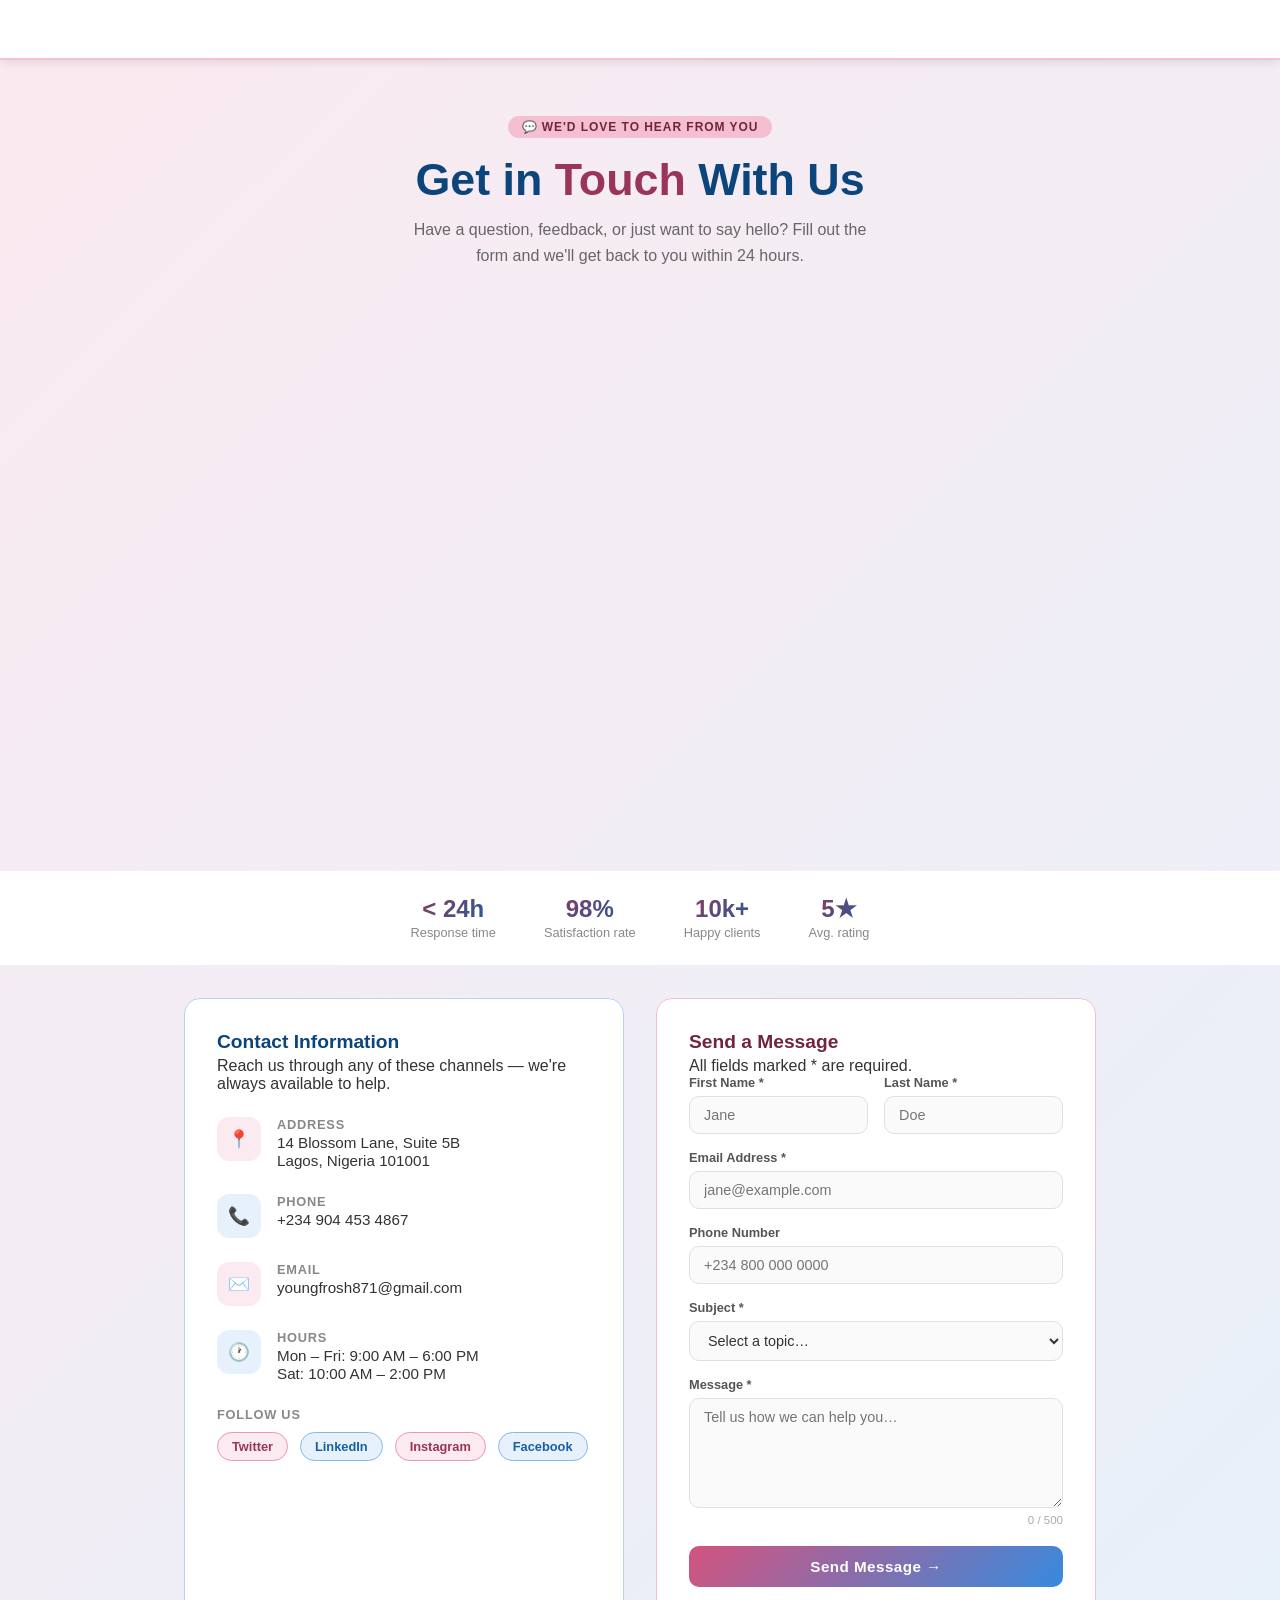
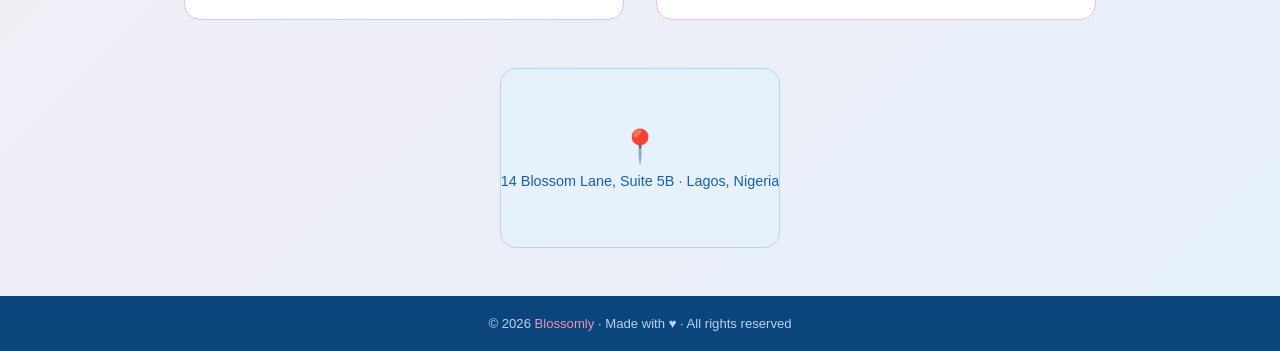
<file: contact_us.html>
<!DOCTYPE html>
<html lang="en">
<head>
  <meta charset="UTF-8" />
  <meta name="viewport" content="width=device-width, initial-scale=1.0"/>
  <title>Contact Us</title>
  <link rel="stylesheet" href="style.css">

</head>
<body>

<!-- NAV -->
<nav>
  
</nav>

<!-- HERO -->
<section class="hero">
  <div class="hero-badge">💬 We'd love to hear from you</div>
  <h1>Get in <span>Touch</span> With Us</h1>
  <p>Have a question, feedback, or just want to say hello? Fill out the form and we'll get back to you within 24 hours.</p>
</section>

<!-- STATS -->
<div class="stats-strip">
  <div class="stat"><strong>&lt; 24h</strong><span>Response time</span></div>
  <div class="stat"><strong>98%</strong><span>Satisfaction rate</span></div>
  <div class="stat"><strong>10k+</strong><span>Happy clients</span></div>
  <div class="stat"><strong>5★</strong><span>Avg. rating</span></div>
</div>

<!-- MAIN -->
<div class="main-grid">

  <!-- INFO CARD -->
  <div class="info-card">
    <div>
      <h2>Contact Information</h2>
      <p>Reach us through any of these channels — we're always available to help.</p>
    </div>
    <div class="contact-item">
      <div class="icon-box icon-pink">📍</div>
      <div class="contact-item-text">
        <strong>Address</strong>
        <span>14 Blossom Lane, Suite 5B<br>Lagos, Nigeria 101001</span>
      </div>
    </div>
    <div class="contact-item">
      <div class="icon-box icon-blue">📞</div>
      <div class="contact-item-text">
        <strong>Phone</strong>
        <span>+234 904 453 4867</span>
      </div>
    </div>
    <div class="contact-item">
      <div class="icon-box icon-pink">✉️</div>
      <div class="contact-item-text">
        <strong>Email</strong>
        <span>youngfrosh871@gmail.com</span>
      </div>
    </div>
    <div class="contact-item">
      <div class="icon-box icon-blue">🕐</div>
      <div class="contact-item-text">
        <strong>Hours</strong>
        <span>Mon – Fri: 9:00 AM – 6:00 PM<br>Sat: 10:00 AM – 2:00 PM</span>
      </div>
    </div>
    <div>
      <p style="font-size:0.8rem;color:#888;margin-bottom:0.6rem;font-weight:600;text-transform:uppercase;letter-spacing:0.06em;">Follow Us</p>
      <div class="social-row">
        <a class="social-btn pink" href="#">Twitter</a>
        <a class="social-btn blue" href="#">LinkedIn</a>
        <a class="social-btn pink" href="#">Instagram</a>
        <a class="social-btn blue" href="#">Facebook</a>
      </div>
    </div>
  </div>

  <!-- FORM CARD -->
  <div class="form-card">
    <div id="formWrapper">
      <h2>Send a Message</h2>
      <p>All fields marked * are required.</p>
      <div class="form-row">
        <div class="form-group">
          <label for="fname">First Name *</label>
          <input type="text" id="fname" placeholder="Jane" />
        </div>
        <div class="form-group">
          <label for="lname">Last Name *</label>
          <input type="text" id="lname" placeholder="Doe" />
        </div>
      </div>
      <div class="form-group">
        <label for="email">Email Address *</label>
        <input type="email" id="email" placeholder="jane@example.com" />
      </div>
      <div class="form-group">
        <label for="phone">Phone Number</label>
        <input type="tel" id="phone" placeholder="+234 800 000 0000" />
      </div>
      <div class="form-group">
        <label for="subject">Subject *</label>
        <select id="subject">
          <option value="">Select a topic…</option>
          <option>General Inquiry</option>
          <option>Product Support</option>
          <option>Partnership</option>
          <option>Billing</option>
          <option>Other</option>
        </select>
      </div>
      <div class="form-group">
        <label for="message">Message *</label>
        <textarea id="message" placeholder="Tell us how we can help you…" maxlength="500"></textarea>
        <div class="char-count" id="charCount">0 / 500</div>
      </div>
      <button class="submit-btn" id="submitBtn" onclick="handleSubmit()">Send Message →</button>
    </div>

    <div class="success-msg" id="successMsg">
      <div class="success-icon">✓</div>
      <h3>Message Sent!</h3>
      <p>Thank you for reaching out. We'll get back to you within 24 hours.</p>
      <button class="send-again" onclick="resetForm()">Send another message</button>
    </div>
  </div>

</div>

<!-- MAP -->
<div class="map-section">
  <div class="map-placeholder">
    <div class="map-pin">📍</div>
    <span>14 Blossom Lane, Suite 5B · Lagos, Nigeria</span>
  </div>
</div>

<!-- FOOTER -->
<footer>
  © 2026 <span>Blossomly</span> · Made with ♥ · All rights reserved
</footer>

<!-- TOAST -->
<div id="toast"></div>
<script src="index.js"></script>
</body>
</html>
</file>
<file: style.css>
*{
margin:0;
padding:0;
box-sizing:border-box;
font-family: 'Segoe UI', sans-serif;
}

body{
background:#fff0f6;
color:#333;
}

/* NAVBAR */
nav{
display:flex;
justify-content:space-between;
align-items:center;
padding:15px 25px;
background:white;
position:sticky;
top:0;
z-index:1000;
box-shadow:0 2px 10px rgba(0,0,0,0.1);
}

.logo{
font-size:20px;
font-weight:bold;
color:#ff4da6;
}

.nav-links{
display:flex;
gap:20px;
}

.nav-links a{
text-decoration:none;
color:#333;
font-weight:500;
transition:0.3s;
}

.nav-links a:hover{
color:#ff4da6;
}

/* HERO */
.hero{
position:relative;
height:90vh;
overflow:hidden;
}

.slide{
position:absolute;
width:100%;
height:100%;
background-size:cover;
background-position:center;
opacity:0;
transition:1s;
}

.slide.active{
opacity:1;
}

/* DARK OVERLAY */
.overlay{
position:absolute;
top:0;
left:0;
width:100%;
height:100%;
background:rgba(0,0,0,0.4);
display:flex;
justify-content:center;
align-items:center;
flex-direction:column;
color:white;
text-align:center;
padding:20px;
}

.overlay h1{
font-size:42px;
margin-bottom:10px;
}

.overlay p{
margin-bottom:15px;
font-size:18px;
}

/* SHOP BUTTON */
.overlay button{
padding:12px 28px;
background:#ff4da6;
border:none;
color:white;
border-radius:25px;
cursor:pointer;
font-size:16px;
transition:0.3s;
}

.overlay button:hover{
background:#e60073;
transform:scale(1.05);
}

/* PRODUCTS */
.products{
padding:60px 20px;
text-align:center;
}

.products h2{
font-size:28px;
margin-bottom:30px;
}

/* GRID FOR 6 PRODUCTS */
.product-grid{
display:grid;
grid-template-columns:repeat(auto-fit,minmax(250px,1fr));
gap:25px;
}

/* CARD */
.card{
background:white;
padding:15px;
border-radius:15px;
box-shadow:0 5px 15px rgba(0,0,0,0.1);
transition:0.3s;
}

.card:hover{
transform:translateY(-5px);
}

/* IMAGE */
.card img{
width:100%;
height:250px;
object-fit:cover;
border-radius:10px;
}

/* PRICE */
.price{
color:#ff4da6;
font-weight:bold;
margin:10px 0;
font-size:18px;
}

/* BUY BUTTON */
.buy-btn{
display:inline-block;
padding:10px 20px;
background:#ff4da6;
color:white;
border-radius:20px;
text-decoration:none;
transition:0.3s;
}

.buy-btn:hover{
background:#e60073;
}

/* CONTACT */
.contact{
padding:40px 20px;
text-align:center;
background:#ffe6f0;
}

/* MOBILE MENU */
.menu-btn{
display:none;
font-size:24px;
cursor:pointer;
}

/* RESPONSIVE */
@media(max-width:768px){

.overlay h1{
font-size:28px;
}

.overlay p{
font-size:16px;
}

.nav-links{
display:none;
flex-direction:column;
background:white;
position:absolute;
top:60px;
right:20px;
padding:15px;
border-radius:10px;
box-shadow:0 5px 15px rgba(0,0,0,0.1);
}

.nav-links.active{
display:flex;
}

.menu-btn{
display:block;
}

.card img{
height:200px;
}
}










    *, *::before, *::after { box-sizing: border-box; margin: 0; padding: 0; }

    :root {
      --pink-50: #FBEAF0;
      --pink-100: #F4C0D1;
      --pink-200: #ED93B1;
      --pink-400: #D4537E;
      --pink-600: #993556;
      --pink-800: #72243E;
      --blue-50: #E6F1FB;
      --blue-100: #B5D4F4;
      --blue-200: #85B7EB;
      --blue-400: #378ADD;
      --blue-600: #185FA5;
      --blue-800: #0C447C;
    }

    body {
      font-family: 'Segoe UI', system-ui, sans-serif;
      background: linear-gradient(135deg, var(--pink-50) 0%, var(--blue-50) 100%);
      min-height: 100vh;
      display: flex;
      flex-direction: column;
    }

    /* NAV */
    nav {
      background: #fff;
      border-bottom: 2px solid var(--pink-100);
      padding: 0 2rem;
      display: flex;
      align-items: center;
      justify-content: space-between;
      height: 60px;
      position: sticky;
      top: 0;
      z-index: 100;
    }
    .nav-logo {
      font-size: 1.3rem;
      font-weight: 700;
      background: linear-gradient(135deg, var(--pink-600), var(--blue-600));
      -webkit-background-clip: text;
      -webkit-text-fill-color: transparent;
      background-clip: text;
    }
    .nav-links { display: flex; gap: 1.5rem; }
    .nav-links a {
      text-decoration: none;
      font-size: 0.9rem;
      color: #555;
      transition: color 0.2s;
    }
    .nav-links a:hover { color: var(--pink-600); }
    .nav-toggle { display: none; cursor: pointer; border: none; background: none; font-size: 1.4rem; }

    /* HERO */
    .hero {
      text-align: center;
      padding: 3.5rem 1.5rem 2rem;
    }
    .hero-badge {
      display: inline-block;
      background: var(--pink-100);
      color: var(--pink-800);
      font-size: 0.75rem;
      font-weight: 600;
      letter-spacing: 0.08em;
      text-transform: uppercase;
      padding: 4px 14px;
      border-radius: 999px;
      margin-bottom: 1rem;
    }
    .hero h1 {
      font-size: clamp(1.8rem, 5vw, 2.8rem);
      font-weight: 700;
      color: var(--blue-800);
      margin-bottom: 0.75rem;
    }
    .hero h1 span { color: var(--pink-600); }
    .hero p {
      color: #666;
      font-size: 1rem;
      max-width: 480px;
      margin: 0 auto;
      line-height: 1.6;
    }

    /* MAIN LAYOUT */
    .main-grid {
      display: grid;
      grid-template-columns: 1fr 1fr;
      gap: 2rem;
      max-width: 960px;
      width: 100%;
      margin: 0 auto 3rem;
      padding: 0 1.5rem;
    }

    /* INFO CARD */
    .info-card {
      background: #fff;
      border-radius: 16px;
      border: 1.5px solid var(--blue-100);
      padding: 2rem;
      display: flex;
      flex-direction: column;
      gap: 1.5rem;
    }
    .info-card h2 {
      font-size: 1.2rem;
      font-weight: 700;
      color: var(--blue-800);
      margin-bottom: 0.25rem;
    }
    .info-card > p {
      font-size: 0.9rem;
      color: #777;
      line-height: 1.6;
      margin-top: -1rem;
    }
    .contact-item {
      display: flex;
      align-items: flex-start;
      gap: 1rem;
    }
    .icon-box {
      width: 44px;
      height: 44px;
      border-radius: 12px;
      display: flex;
      align-items: center;
      justify-content: center;
      flex-shrink: 0;
      font-size: 1.1rem;
    }
    .icon-pink { background: var(--pink-50); }
    .icon-blue { background: var(--blue-50); }
    .contact-item-text strong {
      display: block;
      font-size: 0.8rem;
      font-weight: 600;
      color: #888;
      text-transform: uppercase;
      letter-spacing: 0.06em;
      margin-bottom: 2px;
    }
    .contact-item-text span {
      font-size: 0.95rem;
      color: #333;
    }
    .social-row {
      display: flex;
      gap: 0.75rem;
      flex-wrap: wrap;
    }
    .social-btn {
      padding: 6px 14px;
      border-radius: 999px;
      font-size: 0.8rem;
      font-weight: 600;
      border: 1.5px solid;
      text-decoration: none;
      transition: background 0.2s, color 0.2s;
      cursor: pointer;
    }
    .social-btn.pink {
      border-color: var(--pink-200);
      color: var(--pink-600);
      background: var(--pink-50);
    }
    .social-btn.blue {
      border-color: var(--blue-200);
      color: var(--blue-600);
      background: var(--blue-50);
    }
    .social-btn:hover { opacity: 0.8; }

    /* FORM CARD */
    .form-card {
      background: #fff;
      border-radius: 16px;
      border: 1.5px solid var(--pink-100);
      padding: 2rem;
    }
    .form-card h2 {
      font-size: 1.2rem;
      font-weight: 700;
      color: var(--pink-800);
      margin-bottom: 0.25rem;
    }
    .form-card > p {
      font-size: 0.9rem;
      color: #777;
      margin-bottom: 1.5rem;
    }
    .form-row {
      display: grid;
      grid-template-columns: 1fr 1fr;
      gap: 1rem;
    }
    .form-group {
      display: flex;
      flex-direction: column;
      gap: 6px;
      margin-bottom: 1rem;
    }
    .form-group label {
      font-size: 0.8rem;
      font-weight: 600;
      color: #555;
    }
    .form-group input,
    .form-group select,
    .form-group textarea {
      border: 1.5px solid #e0e0e0;
      border-radius: 10px;
      padding: 10px 14px;
      font-size: 0.9rem;
      font-family: inherit;
      color: #333;
      background: #fafafa;
      transition: border-color 0.2s, box-shadow 0.2s;
      outline: none;
      width: 100%;
    }
    .form-group input:focus,
    .form-group select:focus,
    .form-group textarea:focus {
      border-color: var(--pink-400);
      box-shadow: 0 0 0 3px var(--pink-50);
      background: #fff;
    }
    .form-group textarea { resize: vertical; min-height: 110px; }

    .char-count {
      font-size: 0.72rem;
      color: #aaa;
      text-align: right;
    }
    .char-count.warn { color: var(--pink-400); }

    .submit-btn {
      width: 100%;
      padding: 12px;
      border-radius: 10px;
      border: none;
      font-size: 0.95rem;
      font-weight: 700;
      cursor: pointer;
      background: linear-gradient(135deg, var(--pink-400), var(--blue-400));
      color: #fff;
      letter-spacing: 0.03em;
      transition: opacity 0.2s, transform 0.1s;
      margin-top: 0.25rem;
    }
    .submit-btn:hover { opacity: 0.9; }
    .submit-btn:active { transform: scale(0.98); }
    .submit-btn:disabled { opacity: 0.55; cursor: not-allowed; }

    /* SUCCESS */
    .success-msg {
      display: none;
      text-align: center;
      padding: 2rem 1rem;
    }
    .success-icon {
      width: 60px; height: 60px;
      border-radius: 50%;
      background: var(--pink-50);
      display: flex; align-items: center; justify-content: center;
      font-size: 1.6rem;
      margin: 0 auto 1rem;
    }
    .success-msg h3 { color: var(--blue-800); font-size: 1.2rem; margin-bottom: 0.4rem; }
    .success-msg p { color: #777; font-size: 0.9rem; }
    .send-again {
      margin-top: 1rem;
      background: none;
      border: 1.5px solid var(--pink-200);
      color: var(--pink-600);
      font-size: 0.85rem;
      font-weight: 600;
      padding: 8px 18px;
      border-radius: 999px;
      cursor: pointer;
      transition: background 0.2s;
    }
    .send-again:hover { background: var(--pink-50); }

    /* STATS STRIP */
    .stats-strip {
      background: #fff;
      border-top: 1.5px solid var(--pink-50);
      border-bottom: 1.5px solid var(--blue-50);
      padding: 1.5rem;
      display: flex;
      justify-content: center;
      gap: 3rem;
      flex-wrap: wrap;
      margin-bottom: 2rem;
    }
    .stat { text-align: center; }
    .stat strong {
      display: block;
      font-size: 1.5rem;
      font-weight: 700;
      background: linear-gradient(135deg, var(--pink-600), var(--blue-600));
      -webkit-background-clip: text;
      -webkit-text-fill-color: transparent;
      background-clip: text;
    }
    .stat span { font-size: 0.8rem; color: #888; }

    /* MAP */
    .map-section {
      max-width: 960px;
      margin: 0 auto 3rem;
      padding: 0 1.5rem;
    }
    .map-placeholder {
      border-radius: 16px;
      overflow: hidden;
      border: 1.5px solid var(--blue-100);
      background: var(--blue-50);
      height: 180px;
      display: flex;
      align-items: center;
      justify-content: center;
      flex-direction: column;
      gap: 0.5rem;
      color: var(--blue-600);
      font-size: 0.9rem;
      font-weight: 500;
    }
    .map-pin { font-size: 2rem; }

    /* FOOTER */
    footer {
      background: var(--blue-800);
      color: var(--blue-100);
      text-align: center;
      padding: 1.25rem;
      font-size: 0.82rem;
      margin-top: auto;
    }
    footer span { color: var(--pink-200); }

    /* TOAST */
    #toast {
      position: fixed;
      bottom: 24px; left: 50%;
      transform: translateX(-50%) translateY(20px);
      background: var(--blue-800);
      color: #fff;
      padding: 10px 22px;
      border-radius: 999px;
      font-size: 0.85rem;
      opacity: 0;
      transition: opacity 0.3s, transform 0.3s;
      pointer-events: none;
      z-index: 999;
    }
    #toast.show { opacity: 1; transform: translateX(-50%) translateY(0); }

    /* MOBILE RESPONSIVE */
    @media (max-width: 680px) {
      nav { padding: 0 1rem; }
      .nav-links {
        display: none;
        flex-direction: column;
        position: absolute;
        top: 60px; left: 0; right: 0;
        background: #fff;
        border-bottom: 2px solid var(--pink-100);
        padding: 1rem 1.5rem;
        gap: 1rem;
      }
      .nav-links.open { display: flex; }
      .nav-toggle { display: block; color: var(--blue-600); }
      .main-grid { grid-template-columns: 1fr; }
      .form-row { grid-template-columns: 1fr; }
      .stats-strip { gap: 1.5rem; }
    }
</file>
